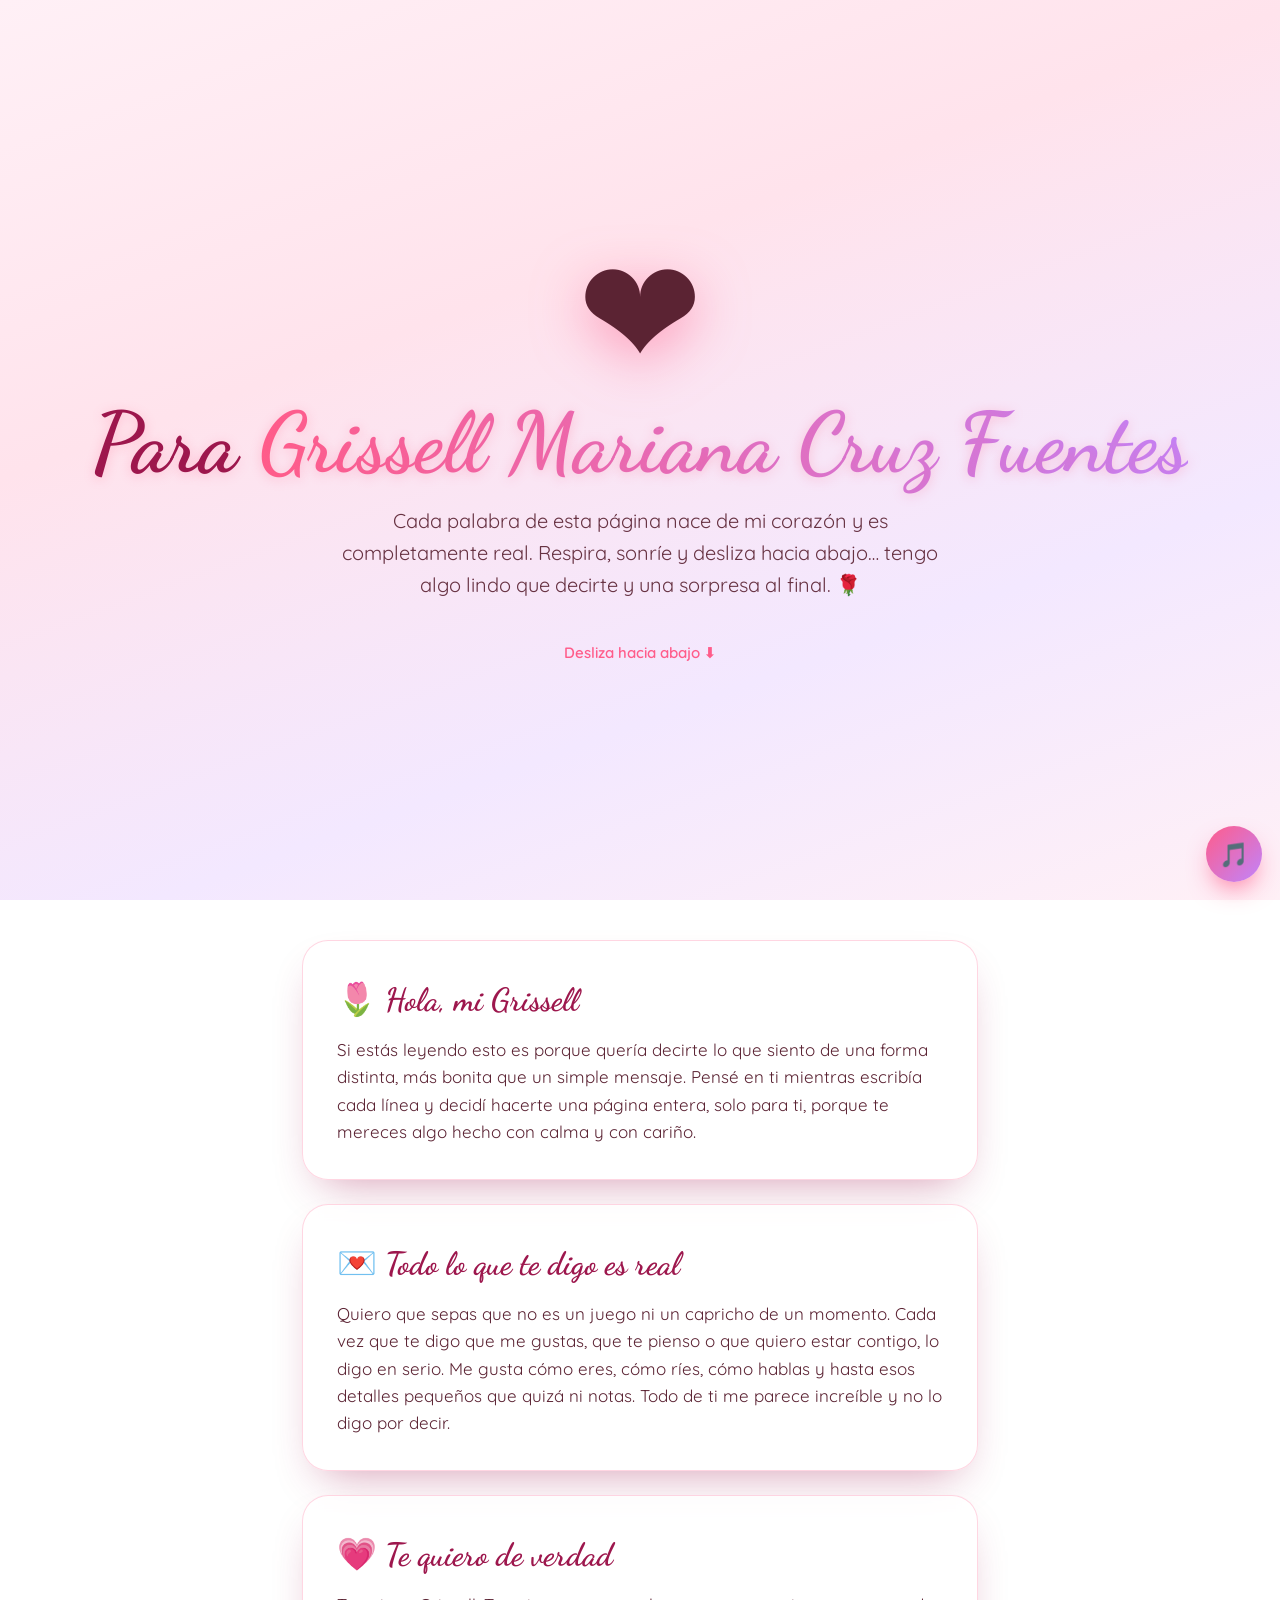
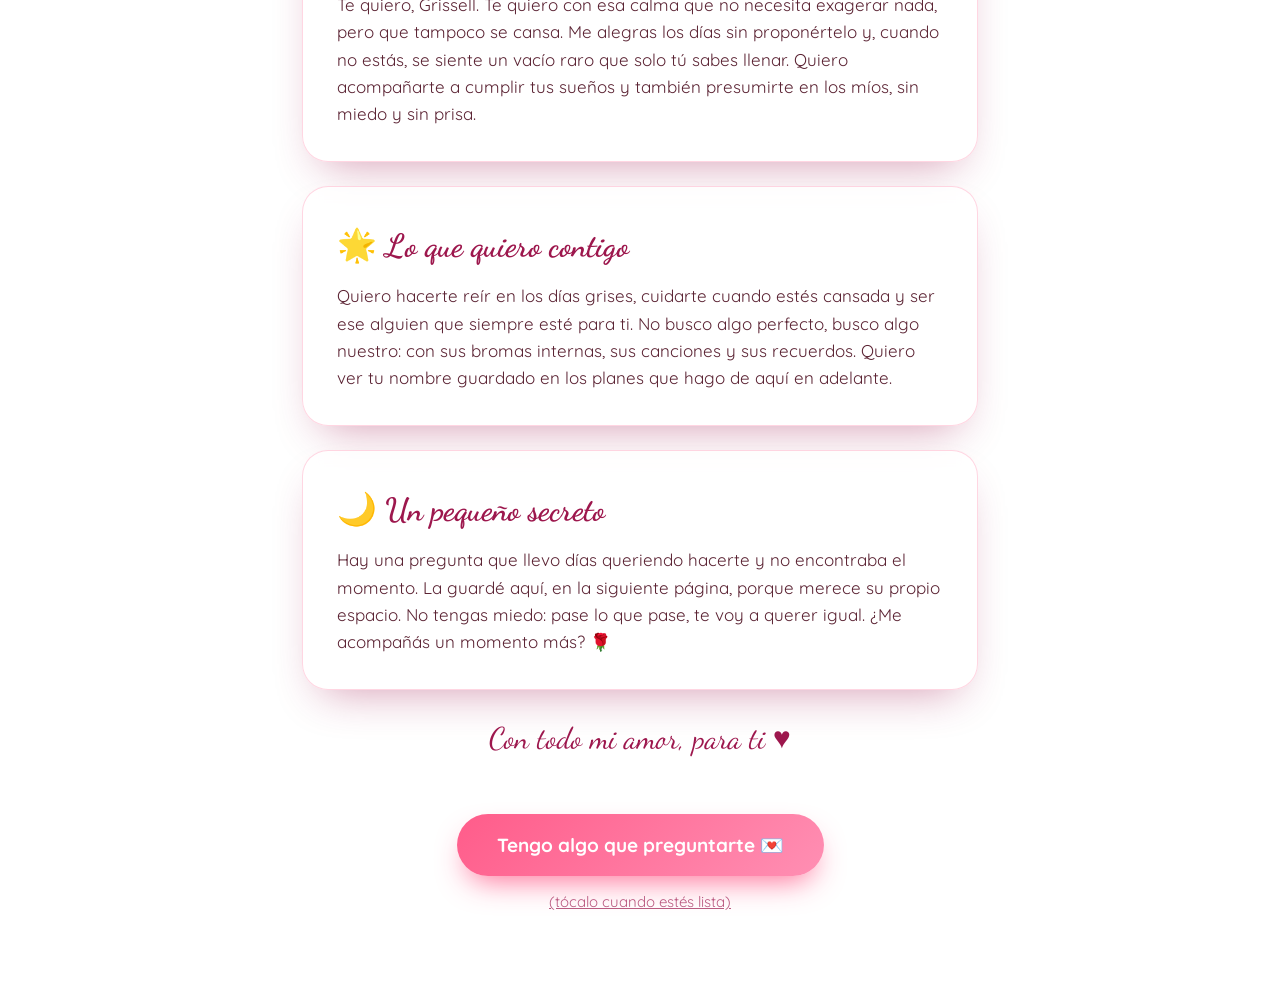
<file: index.html>
<!DOCTYPE html>
<html lang="es">
<head>
<meta charset="UTF-8">
<meta name="viewport" content="width=device-width, initial-scale=1.0, viewport-fit=cover">
<meta name="theme-color" content="#ff5c8a">
<meta name="description" content="Una carta hecha con el corazón para Grissell Mariana Cruz Fuentes.">
<title>Para Grissell Mariana Cruz Fuentes ♥</title>
<link rel="preconnect" href="https://fonts.googleapis.com">
<link rel="preconnect" href="https://fonts.gstatic.com" crossorigin>
<link href="https://fonts.googleapis.com/css2?family=Dancing+Script:wght@500;700&family=Quicksand:wght@400;500;600;700&display=swap" rel="stylesheet">
<link rel="stylesheet" href="https://unpkg.com/aos@2.3.4/dist/aos.css">
<link rel="stylesheet" href="styles.css">
</head>
<body>

<div id="hearts-bg"></div>

<!-- ================= INTRO ================= -->
<section class="hero">
  <div class="corazon-latido">❤️</div>
  <h1>Para <span>Grissell Mariana Cruz Fuentes</span></h1>
  <p>Cada palabra de esta página nace de mi corazón y es completamente real. Respira, sonríe y desliza hacia abajo… tengo algo lindo que decirte y una sorpresa al final. 🌹</p>
  <div class="scroll-hint">Desliza hacia abajo ⬇️</div>
</section>

<!-- ================= CARTA ================= -->
<section class="carta">
  <div class="card" data-aos="fade-up">
    <h2><span class="emoji-titulo">🌷</span>Hola, mi Grissell</h2>
    <p>Si estás leyendo esto es porque quería decirte lo que siento de una forma distinta, más bonita que un simple mensaje. Pensé en ti mientras escribía cada línea y decidí hacerte una página entera, solo para ti, porque te mereces algo hecho con calma y con cariño.</p>
  </div>

  <div class="card" data-aos="fade-up" data-aos-delay="80">
    <h2><span class="emoji-titulo">💌</span>Todo lo que te digo es real</h2>
    <p>Quiero que sepas que no es un juego ni un capricho de un momento. Cada vez que te digo que me gustas, que te pienso o que quiero estar contigo, lo digo en serio. Me gusta cómo eres, cómo ríes, cómo hablas y hasta esos detalles pequeños que quizá ni notas. Todo de ti me parece increíble y no lo digo por decir.</p>
  </div>

  <div class="card" data-aos="fade-up" data-aos-delay="80">
    <h2><span class="emoji-titulo">💗</span>Te quiero de verdad</h2>
    <p>Te quiero, Grissell. Te quiero con esa calma que no necesita exagerar nada, pero que tampoco se cansa. Me alegras los días sin proponértelo y, cuando no estás, se siente un vacío raro que solo tú sabes llenar. Quiero acompañarte a cumplir tus sueños y también presumirte en los míos, sin miedo y sin prisa.</p>
  </div>

  <div class="card" data-aos="fade-up" data-aos-delay="80">
    <h2><span class="emoji-titulo">🌟</span>Lo que quiero contigo</h2>
    <p>Quiero hacerte reír en los días grises, cuidarte cuando estés cansada y ser ese alguien que siempre esté para ti. No busco algo perfecto, busco algo nuestro: con sus bromas internas, sus canciones y sus recuerdos. Quiero ver tu nombre guardado en los planes que hago de aquí en adelante.</p>
  </div>

  <div class="card" data-aos="fade-up" data-aos-delay="80">
    <h2><span class="emoji-titulo">🌙</span>Un pequeño secreto</h2>
    <p>Hay una pregunta que llevo días queriendo hacerte y no encontraba el momento. La guardé aquí, en la siguiente página, porque merece su propio espacio. No tengas miedo: pase lo que pase, te voy a querer igual. ¿Me acompañás un momento más? 🌹</p>
  </div>

  <p class="firma" data-aos="zoom-in">Con todo mi amor, para ti ♥</p>

  <div class="centrado" data-aos="zoom-in" data-aos-delay="120">
    <a class="btn-continuar" href="propuesta.html">Tengo algo que preguntarte 💌</a>
    <br>
    <span class="enlace-abajo">(tócalo cuando estés lista)</span>
  </div>
</section>

<button id="musica" title="Ponle música" onclick="alternarMusica()">🎵</button>

<audio id="audioMusica" loop preload="none">
  <source src="https://cdn.pixabay.com/download/audio/2022/03/15/audio_c8c8a73467.mp3?filename=romantic-piano-113331.mp3" type="audio/mpeg">
</audio>

<script src="https://unpkg.com/aos@2.3.4/dist/aos.js"></script>
<script src="script.js"></script>
</body>
</html>
</file>
<file: styles.css>
/* =========================================================
   Estilos compartidos — Para Grisell Mariana Cruz Fuentes
   Responsive (iPhone primero)
   ========================================================= */
:root{
  --rosa:#ff5c8a;
  --rosa-suave:#ffc2d4;
  --vino:#9d174d;
  --lila:#c084fc;
  --lila-osc:#7c3aed;
  --dorado:#ffd166;
  --crema:#fff5fa;
  --texto:#5b2333;
  --sombra:0 20px 45px -20px rgba(157,23,77,.45);
  --pad:clamp(18px, 5vw, 42px);
}

*,*::before,*::after{box-sizing:border-box;margin:0;padding:0;}
html{
  scroll-behavior:smooth;
  -webkit-text-size-adjust:100%;
}
body{
  font-family:'Quicksand', system-ui, -apple-system, sans-serif;
  color:var(--texto);
  min-height:100vh;
  min-height:100svh;
  background:linear-gradient(160deg,#fff0f6 0%,#ffe3ec 35%,#f3e8ff 70%,#fff0f6 100%);
  background-attachment:fixed;
  overflow-x:hidden;
  line-height:1.6;
  -webkit-tap-highlight-color:transparent;
  -webkit-font-smoothing:antialiased;
}

/* ---------- corazones/pétalos flotantes de fondo ---------- */
#hearts-bg{position:fixed;inset:0;pointer-events:none;z-index:0;overflow:hidden;}
.heart-bg{
  position:absolute;bottom:-60px;will-change:transform;
  animation:subir linear infinite;
}
@keyframes subir{
  0%{transform:translateY(0) rotate(0deg);opacity:0;}
  10%{opacity:.65;}
  88%{opacity:.5;}
  100%{transform:translateY(-118vh) rotate(360deg);opacity:0;}
}

section{position:relative;z-index:1;}
a{color:inherit;text-decoration:none;}

/* ---------- HERO / INTRO ---------- */
.hero{
  min-height:100vh;
  min-height:100svh;
  display:flex;flex-direction:column;
  align-items:center;justify-content:center;text-align:center;
  padding:calc(40px + env(safe-area-inset-top)) var(--pad) calc(40px + env(safe-area-inset-bottom));
}
.corazon-latido{
  font-size:clamp(72px,18vw,150px);line-height:1;
  filter:drop-shadow(0 14px 26px rgba(255,92,138,.5));
  animation:latido 1.3s ease-in-out infinite;
}
@keyframes latido{
  0%,100%{transform:scale(1);}
  15%{transform:scale(1.18);}
  30%{transform:scale(1);}
  45%{transform:scale(1.12);}
}
.hero h1,.titulo-grande{
  font-family:'Dancing Script',cursive;font-weight:700;
  font-size:clamp(36px,10vw,84px);
  color:var(--vino);margin:14px 0 6px;
  line-height:1.08;
  text-shadow:0 2px 12px rgba(255,92,138,.28);
}
.hero h1 span,.texto-brillo{
  background:linear-gradient(90deg,var(--rosa),var(--lila),var(--rosa));
  background-size:200% auto;
  -webkit-background-clip:text;background-clip:text;
  -webkit-text-fill-color:transparent;
  animation:brillo 4s linear infinite;
}
@keyframes brillo{to{background-position:200% center;}}
.hero p{
  font-size:clamp(15px,4.2vw,20px);max-width:620px;
  margin-top:10px;opacity:.92;
}
.scroll-hint{
  margin-top:40px;font-size:15px;color:var(--rosa);font-weight:600;
  display:flex;flex-direction:column;align-items:center;gap:6px;
  animation:flotar 1.8s ease-in-out infinite;
}
@keyframes flotar{0%,100%{transform:translateY(0);}50%{transform:translateY(9px);}}

/* ---------- CARTA ---------- */
.carta{padding:40px var(--pad) 70px;max-width:760px;margin:0 auto;}
.card{
  background:rgba(255,255,255,.75);
  backdrop-filter:blur(9px);-webkit-backdrop-filter:blur(9px);
  border:1px solid rgba(255,92,138,.25);
  border-radius:26px;
  padding:clamp(22px,6vw,34px);
  margin-bottom:24px;
  box-shadow:var(--sombra);
  transition:transform .35s ease, box-shadow .35s ease;
}
.card:active{transform:scale(.99);}
.card h2{
  font-family:'Dancing Script',cursive;font-size:clamp(26px,7vw,32px);
  color:var(--vino);margin-bottom:10px;
}
.card p{font-size:clamp(15.5px,4.3vw,17px);}
.emoji-titulo{margin-right:8px;}
.firma{
  text-align:center;font-family:'Dancing Script',cursive;
  font-size:clamp(24px,6vw,30px);color:var(--vino);
  margin:10px 0 26px;
}

/* ---------- BOTONES ---------- */
.botones{display:flex;gap:16px;flex-wrap:wrap;justify-content:center;margin-top:8px;}
button,.btn-continuar{
  font-family:'Quicksand',sans-serif;font-weight:700;
  font-size:clamp(16px,4.5vw,19px);
  border:none;cursor:pointer;
  padding:16px 40px;border-radius:60px;
  min-height:54px;
  display:inline-flex;align-items:center;justify-content:center;
  gap:8px;
  transition:transform .2s ease, box-shadow .2s ease;
  touch-action:manipulation;
}
.btn-si,.btn-continuar{
  background:linear-gradient(135deg,#ff5c8a,#ff8fb3);
  color:#fff;box-shadow:0 14px 30px -10px rgba(255,92,138,.9);
  animation:pulso 1.9s ease-in-out infinite;
}
@keyframes pulso{
  0%,100%{box-shadow:0 14px 30px -10px rgba(255,92,138,.9);transform:scale(1);}
  50%{box-shadow:0 16px 40px -6px rgba(255,92,138,1);transform:scale(1.035);}
}
.btn-si:active,.btn-continuar:active{transform:scale(.96);}
.btn-no{
  background:#fff;color:var(--vino);
  border:2px solid var(--rosa-suave);
  box-shadow:0 10px 20px -12px rgba(157,23,77,.5);
}
.btn-no:active{transform:scale(.96);}
.btn-continuar{margin-top:26px;}
.centrado{ text-align:center; }

/* ---------- PÁGINA PROPUESTA ---------- */
.propuesta{
  min-height:100vh;min-height:100svh;
  display:flex;flex-direction:column;
  align-items:center;justify-content:center;text-align:center;
  padding:calc(40px + env(safe-area-inset-top)) var(--pad) calc(50px + env(safe-area-inset-bottom));
}
.ramo-grande{
  font-size:clamp(60px,16vw,110px);line-height:1;
  filter:drop-shadow(0 12px 20px rgba(255,92,138,.4));
  animation:flotar 2.6s ease-in-out infinite;
}
.gato-grande{
  font-size:clamp(64px,17vw,120px);line-height:1;
  display:inline-block;margin-top:6px;
  filter:drop-shadow(0 10px 18px rgba(124,58,237,.3));
}
.pregunta{
  font-family:'Dancing Script',cursive;
  font-size:clamp(34px,9.5vw,66px);
  color:var(--vino);margin:16px 0 8px;line-height:1.1;
  text-shadow:0 3px 16px rgba(255,92,138,.32);
}
.subtitulo{
  font-size:clamp(15px,4.3vw,18px);opacity:.88;
  max-width:560px;margin-bottom:26px;
}

/* ---------- MODAL DEL NO ---------- */
.overlay{
  position:fixed;inset:0;z-index:50;
  background:rgba(91,35,51,.55);
  backdrop-filter:blur(5px);-webkit-backdrop-filter:blur(5px);
  display:none;align-items:center;justify-content:center;
  padding:22px;
}
.overlay.activo{display:flex;animation:aparece .3s ease;}
@keyframes aparece{from{opacity:0;}to{opacity:1;}}
.modal{
  background:var(--crema);border-radius:28px;
  max-width:460px;width:100%;
  padding:clamp(26px,7vw,36px) clamp(20px,6vw,28px);
  text-align:center;box-shadow:0 30px 60px -20px rgba(0,0,0,.55);
  animation:brinca .5s cubic-bezier(.18,.89,.32,1.28);
}
@keyframes brinca{from{transform:scale(.7);opacity:0;}to{transform:scale(1);opacity:1;}}
.carita{font-size:clamp(52px,15vw,68px);display:inline-block;
  animation:flotar 1.6s ease-in-out infinite;}
.modal h3{
  font-family:'Dancing Script',cursive;
  font-size:clamp(26px,7.5vw,34px);
  color:var(--vino);margin:8px 0 10px;
}
.modal p{font-size:clamp(15px,4.2vw,16.5px);margin-bottom:22px;}

/* ---------- CELEBRACIÓN (SÍ) ---------- */
#celebracion{
  position:fixed;inset:0;z-index:60;
  background:linear-gradient(160deg,#fff0f6,#ffe0eb,#f3e8ff);
  display:none;overflow-y:auto;-webkit-overflow-scrolling:touch;
  padding:calc(46px + env(safe-area-inset-top)) var(--pad) calc(60px + env(safe-area-inset-bottom));
  text-align:center;
}
#celebracion.activo{display:block;animation:aparece .5s ease;}
.final-card{
  background:rgba(255,255,255,.9);border-radius:30px;
  max-width:640px;margin:0 auto 22px;
  padding:clamp(26px,7vw,40px) clamp(20px,6vw,30px);
  box-shadow:0 24px 60px -22px rgba(157,23,77,.5);
  border:1px solid rgba(255,92,138,.3);
}
.final-card h2{
  font-family:'Dancing Script',cursive;
  font-size:clamp(32px,9vw,58px);color:var(--vino);margin:10px 0;
  line-height:1.1;
}
.final-card p{font-size:clamp(15px,4.3vw,18px);}
.final-emojis{font-size:clamp(50px,14vw,84px);}
.titulo-gato{
  font-family:'Dancing Script',cursive;
  font-size:clamp(24px,7vw,32px);
  color:var(--vino);margin:6px 0 4px;
}
.final-gradiente{
  background:linear-gradient(135deg,#ff5c8a,#c084fc);
  color:#fff;border:none;
}
.titulo-blanco{color:#fff;}

.detalles{display:flex;gap:12px;flex-wrap:wrap;justify-content:center;margin-top:22px;}
.detalle{
  background:#fff;border-radius:18px;padding:16px 14px;
  min-width:140px;flex:1 1 140px;
  border:1px dashed var(--rosa-suave);
  box-shadow:0 10px 24px -18px rgba(157,23,77,.6);
}
.detalle .i{font-size:34px;display:block;}
.detalle .t{font-weight:700;color:var(--vino);display:block;margin-top:6px;}
.detalle .d{font-size:13.5px;opacity:.82;}
#celebracion .detalle{opacity:0;transform:translateY(24px);}
#celebracion.activo .detalle{animation:subirDetalle .7s ease forwards;}
@keyframes subirDetalle{to{opacity:1;transform:translateY(0);}}

.lista-promesas{list-style:none;margin:16px auto 0;max-width:460px;text-align:left;}
.lista-promesas li{
  background:#fff;border-radius:14px;padding:12px 16px;margin-bottom:10px;
  font-size:clamp(14.5px,4vw,16px);
  border:1px solid rgba(255,92,138,.2);
  display:flex;gap:10px;align-items:flex-start;
}

/* ---------- botón flotante de música ---------- */
#musica{
  position:fixed;z-index:40;
  bottom:calc(18px + env(safe-area-inset-bottom));
  right:calc(18px + env(safe-area-inset-right));
  width:56px;height:56px;border-radius:50%;padding:0;
  background:linear-gradient(135deg,#ff5c8a,#c084fc);
  color:#fff;font-size:24px;
  box-shadow:0 12px 26px -8px rgba(255,92,138,.9);
  display:flex;align-items:center;justify-content:center;
  animation:flotar 2.4s ease-in-out infinite;
}

/* ---------- enlaces de navegación ---------- */
.enlace-abajo{
  display:inline-block;margin-top:14px;font-size:15px;
  color:var(--vino);opacity:.7;text-decoration:underline;
}

@media (max-width:520px){
  .botones{flex-direction:column;width:100%;max-width:340px;margin-left:auto;margin-right:auto;}
  .botones button{width:100%;}
  .detalle{flex:1 1 45%;min-width:0;}
}

@media (prefers-reduced-motion:reduce){
  *{animation-duration:.001ms !important;animation-iteration-count:1 !important;}
}
</file>
